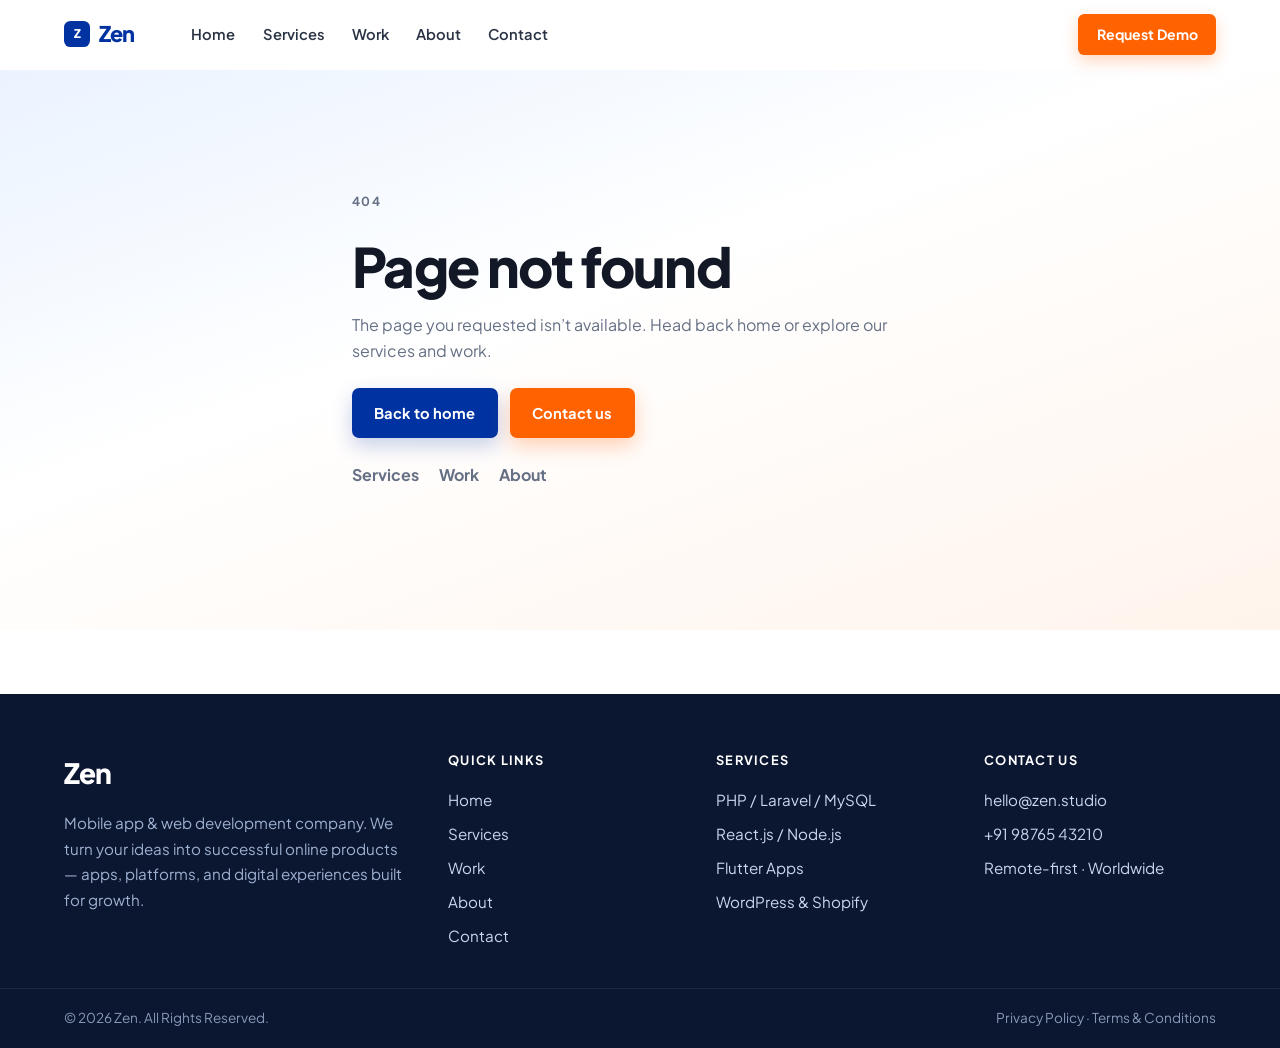
<file: index.html>
<!doctype html>
<html lang="en">
  <head>
    <meta charset="UTF-8" />
    <link rel="icon" type="image/svg+xml" href="/favicon.svg" />
    <link rel="manifest" href="/site.webmanifest" />
    <meta name="viewport" content="width=device-width, initial-scale=1.0" />
    <meta
      name="description"
      content="Zen is a mobile app and web development company specializing in PHP, Laravel, MySQL, Node.js, React.js, Flutter, WordPress, and Shopify."
    />
    <meta
      name="keywords"
      content="mobile app development, web development company, Laravel, React.js, Node.js, Flutter, WordPress, Shopify, PHP, MySQL"
    />
    <meta name="robots" content="index, follow, max-image-preview:large" />
    <meta name="theme-color" content="#0033a1" />
    <meta name="author" content="Zen" />
    <link rel="canonical" href="https://www.zen.studio/" />

    <meta property="og:type" content="website" />
    <meta property="og:site_name" content="Zen" />
    <meta property="og:title" content="Zen — Mobile App & Web Development Company" />
    <meta
      property="og:description"
      content="Turn your ideas into successful digital products with Zen — Laravel, React, Flutter, WordPress & Shopify experts."
    />
    <meta property="og:url" content="https://www.zen.studio/" />
    <meta property="og:image" content="https://www.zen.studio/og-image.svg" />
    <meta property="og:locale" content="en_US" />

    <meta name="twitter:card" content="summary_large_image" />
    <meta name="twitter:title" content="Zen — Mobile App & Web Development Company" />
    <meta
      name="twitter:description"
      content="Mobile app and web development with PHP, Laravel, MySQL, Node.js, React.js, Flutter, WordPress & Shopify."
    />
    <meta name="twitter:image" content="https://www.zen.studio/og-image.svg" />

    <link rel="preconnect" href="https://fonts.googleapis.com" />
    <link rel="preconnect" href="https://fonts.gstatic.com" crossorigin />
    <link
      href="https://fonts.googleapis.com/css2?family=Plus+Jakarta+Sans:ital,wght@0,400;0,500;0,600;0,700;0,800;1,400&display=swap"
      rel="stylesheet"
    />
    <title>Zen — Mobile App & Web Development Company | Laravel, React, Flutter</title>
    <script type="module" crossorigin src="/assets/index-B0Gu_CCr.js"></script>
    <link rel="stylesheet" crossorigin href="/assets/index-BUjfzvov.css">
  </head>
  <body>
    <div id="root"></div>
  </body>
</html>
</file>
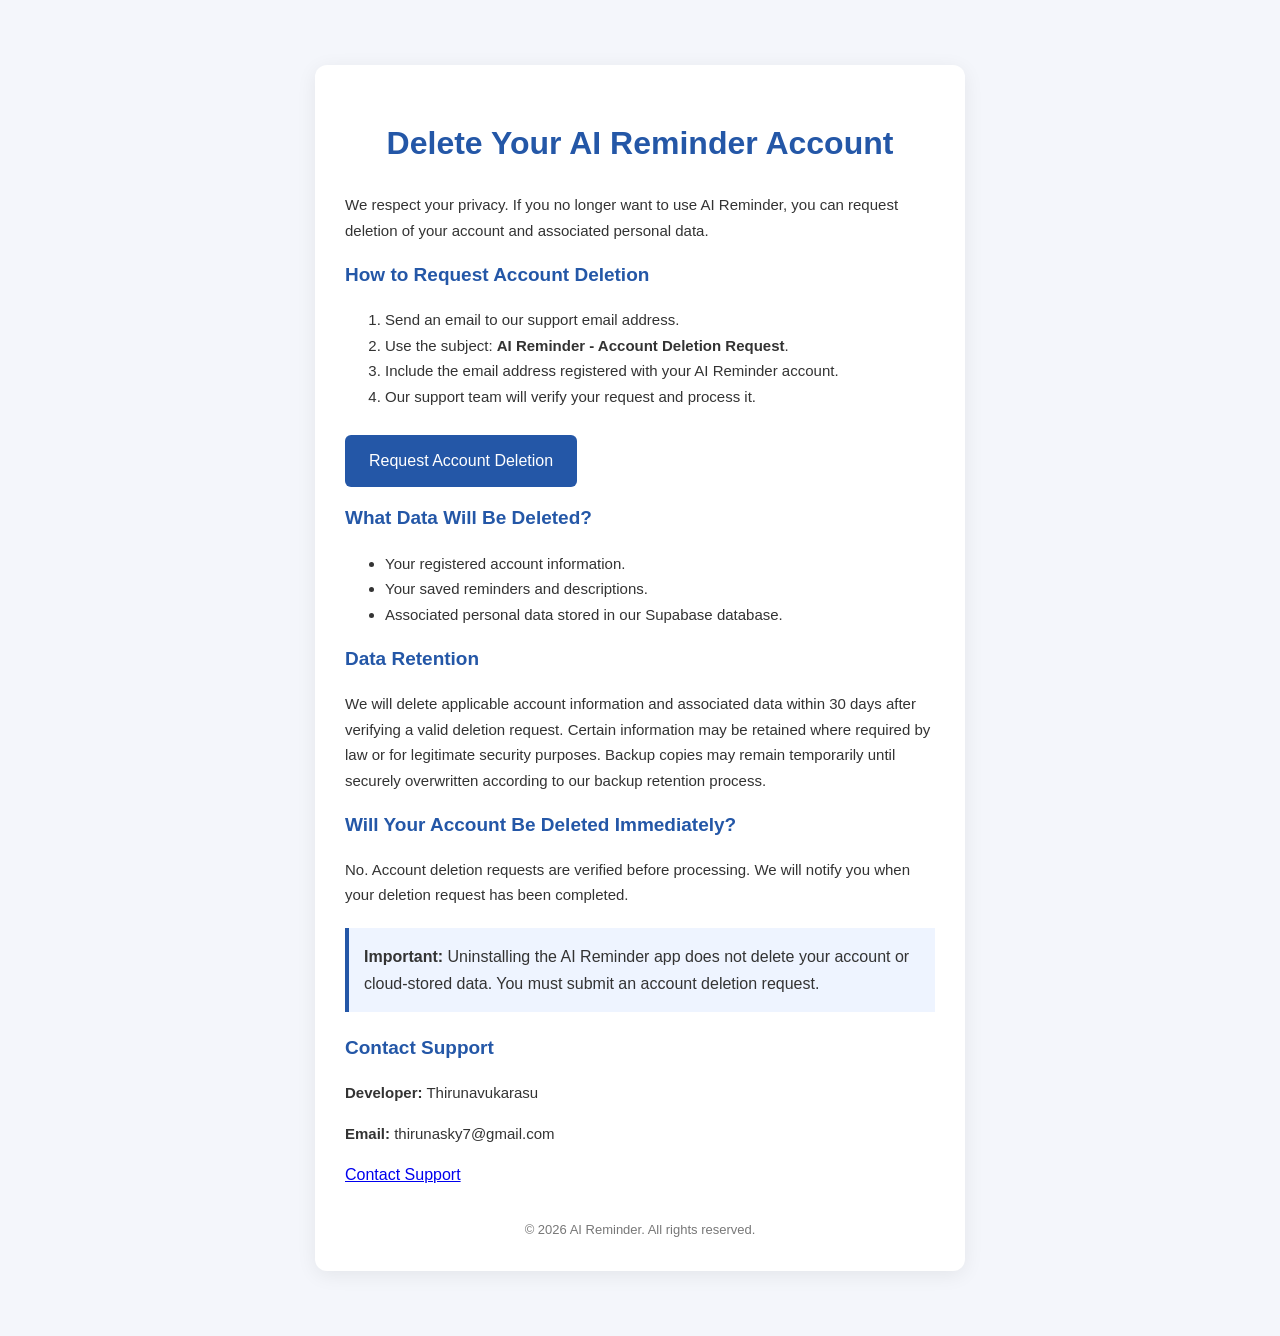
<file: delete-account.html>
<!DOCTYPE html>
<html lang="en">
<head>
<meta charset="UTF-8">
<meta name="viewport" content="width=device-width, initial-scale=1.0">
<title>Delete Account - AI Reminder</title>

<style>
* {
    box-sizing: border-box;
}
body {
    margin: 0;
    padding: 25px;
    font-family: Arial, sans-serif;
    background: #f4f6fb;
    color: #333;
    line-height: 1.7;
}
.container {
    max-width: 650px;
    margin: 40px auto;
    background: white;
    padding: 30px;
    border-radius: 12px;
    box-shadow: 0 4px 20px rgba(0,0,0,0.07);
}
h1 {
    color: #2457a7;
    text-align: center;
}
h2 {
    color: #2457a7;
    font-size: 19px;
}
p, li {
    font-size: 15px;
}
.email-button {
    display: inline-block;
    background: #2457a7;
    color: white;
    padding: 12px 24px;
    text-decoration: none;
    border-radius: 6px;
    margin-top: 10px;
}
.note {
    background: #eef4ff;
    padding: 15px;
    border-left: 4px solid #2457a7;
    margin: 20px 0;
}
footer {
    text-align: center;
    margin-top: 30px;
    font-size: 13px;
    color: #777;
}
</style>
</head>

<body>
<div class="container">

<h1>Delete Your AI Reminder Account</h1>

<p>
We respect your privacy. If you no longer want to use AI Reminder,
you can request deletion of your account and associated personal data.
</p>

<h2>How to Request Account Deletion</h2>

<ol>
<li>Send an email to our support email address.</li>
<li>Use the subject: <strong>AI Reminder - Account Deletion Request</strong>.</li>
<li>Include the email address registered with your AI Reminder account.</li>
<li>Our support team will verify your request and process it.</li>
</ol>

<a class="email-button"
href="mailto:thirunasky7@gmail.com?subject=AI%20Reminder%20-%20Account%20Deletion%20Request">
Request Account Deletion
</a>

<h2>What Data Will Be Deleted?</h2>

<ul>
<li>Your registered account information.</li>
<li>Your saved reminders and descriptions.</li>
<li>Associated personal data stored in our Supabase database.</li>
</ul>

<h2>Data Retention</h2>

<p>
We will delete applicable account information and associated data
within 30 days after verifying a valid deletion request.
Certain information may be retained where required by law or for
legitimate security purposes.
Backup copies may remain temporarily until securely overwritten
according to our backup retention process.
</p>

<h2>Will Your Account Be Deleted Immediately?</h2>

<p>
No. Account deletion requests are verified before processing.
We will notify you when your deletion request has been completed.
</p>

<div class="note">
<strong>Important:</strong> Uninstalling the AI Reminder app
does not delete your account or cloud-stored data.
You must submit an account deletion request.
</div>

<h2>Contact Support</h2>

<p><strong>Developer:</strong> Thirunavukarasu</p>
<p><strong>Email:</strong> thirunasky7@gmail.com</p>

<a href="mailto:thirunasky7@gmail.com">
Contact Support
</a>

<footer>
© 2026 AI Reminder. All rights reserved.
</footer>

</div>
</body>
</html>
</file>
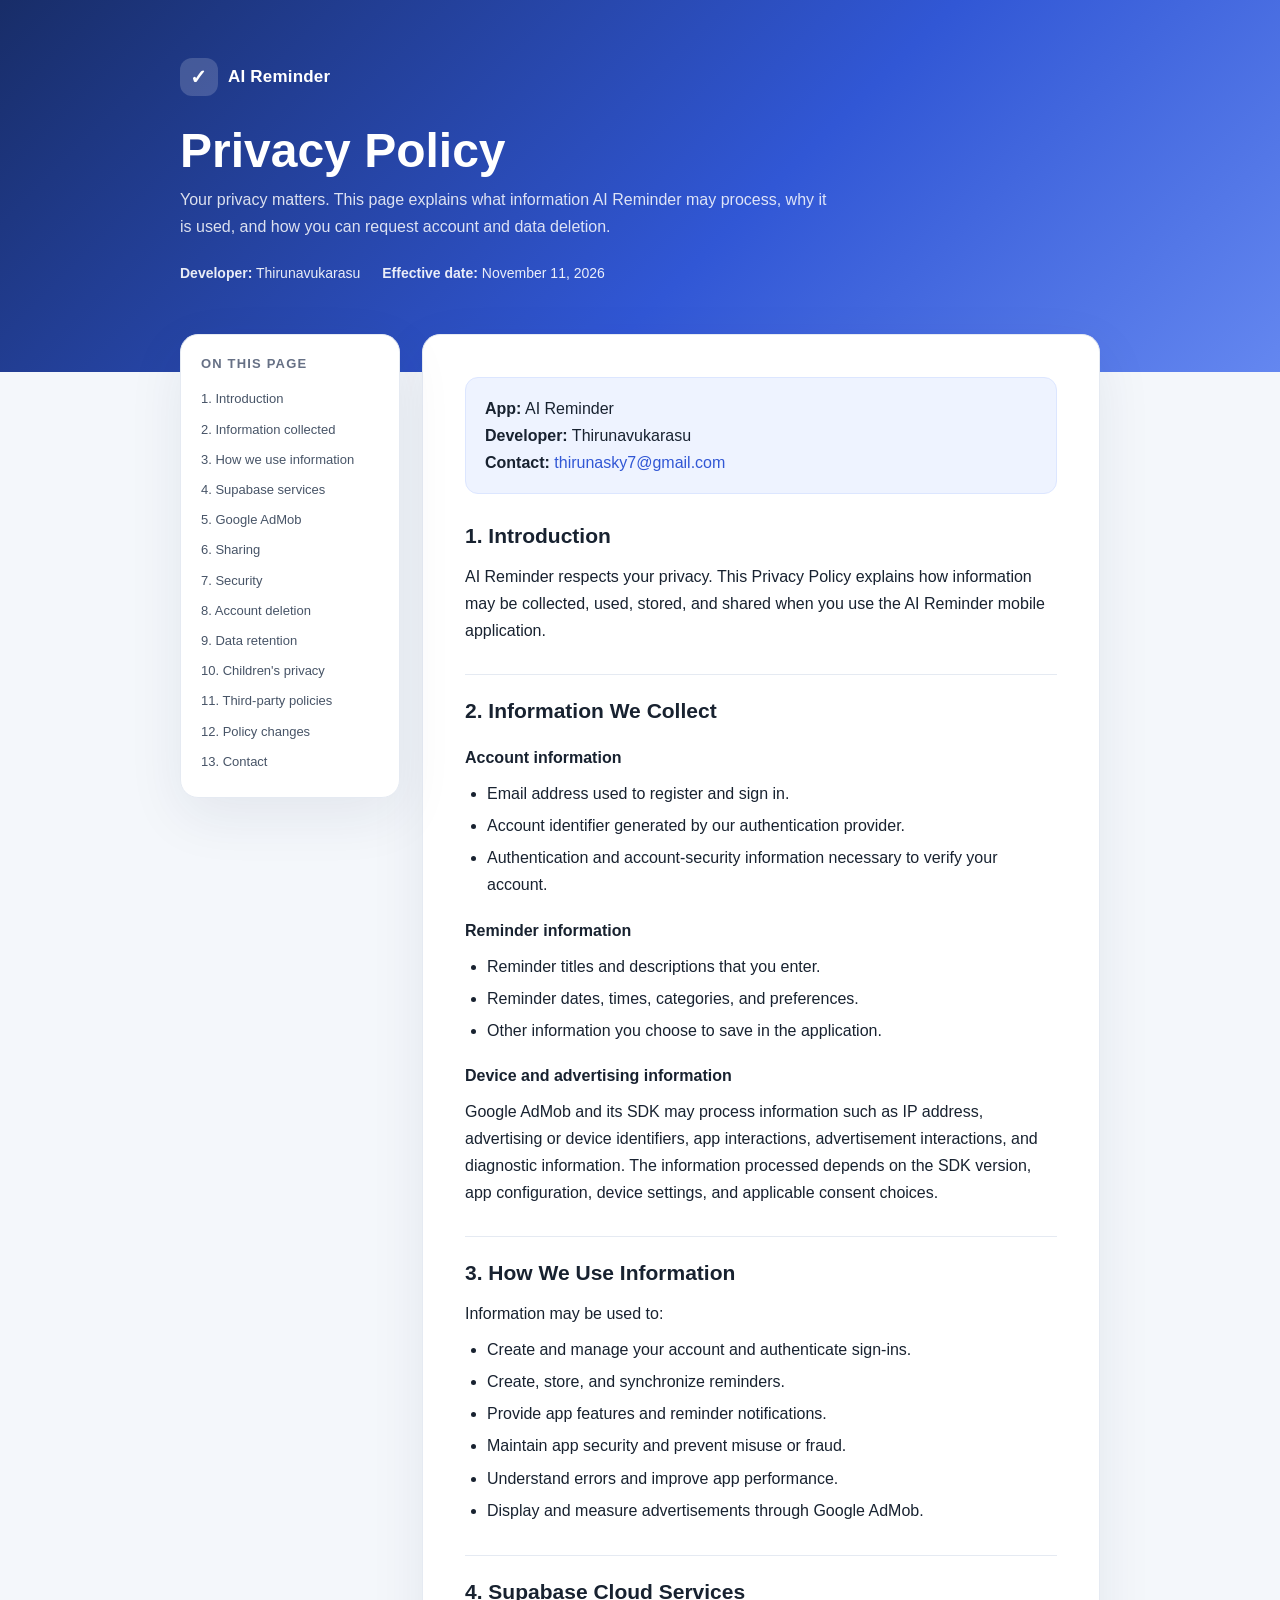
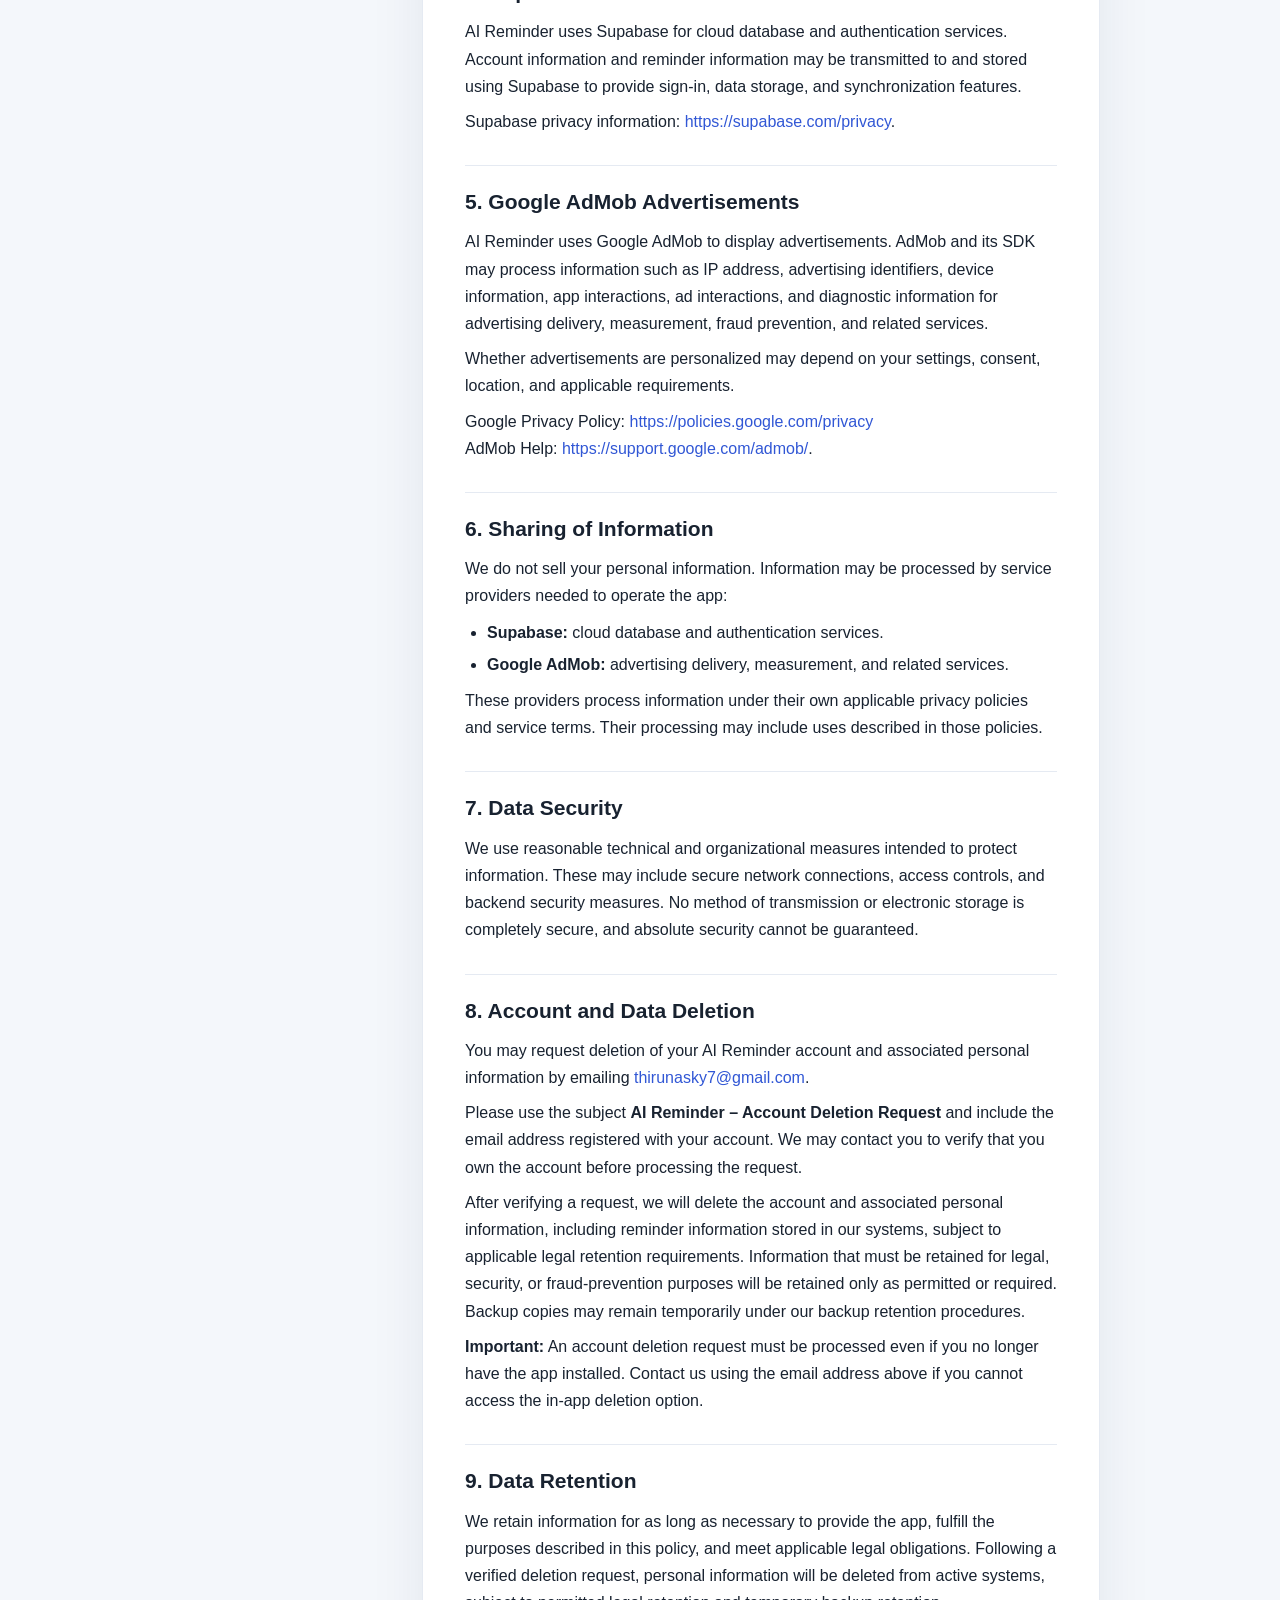
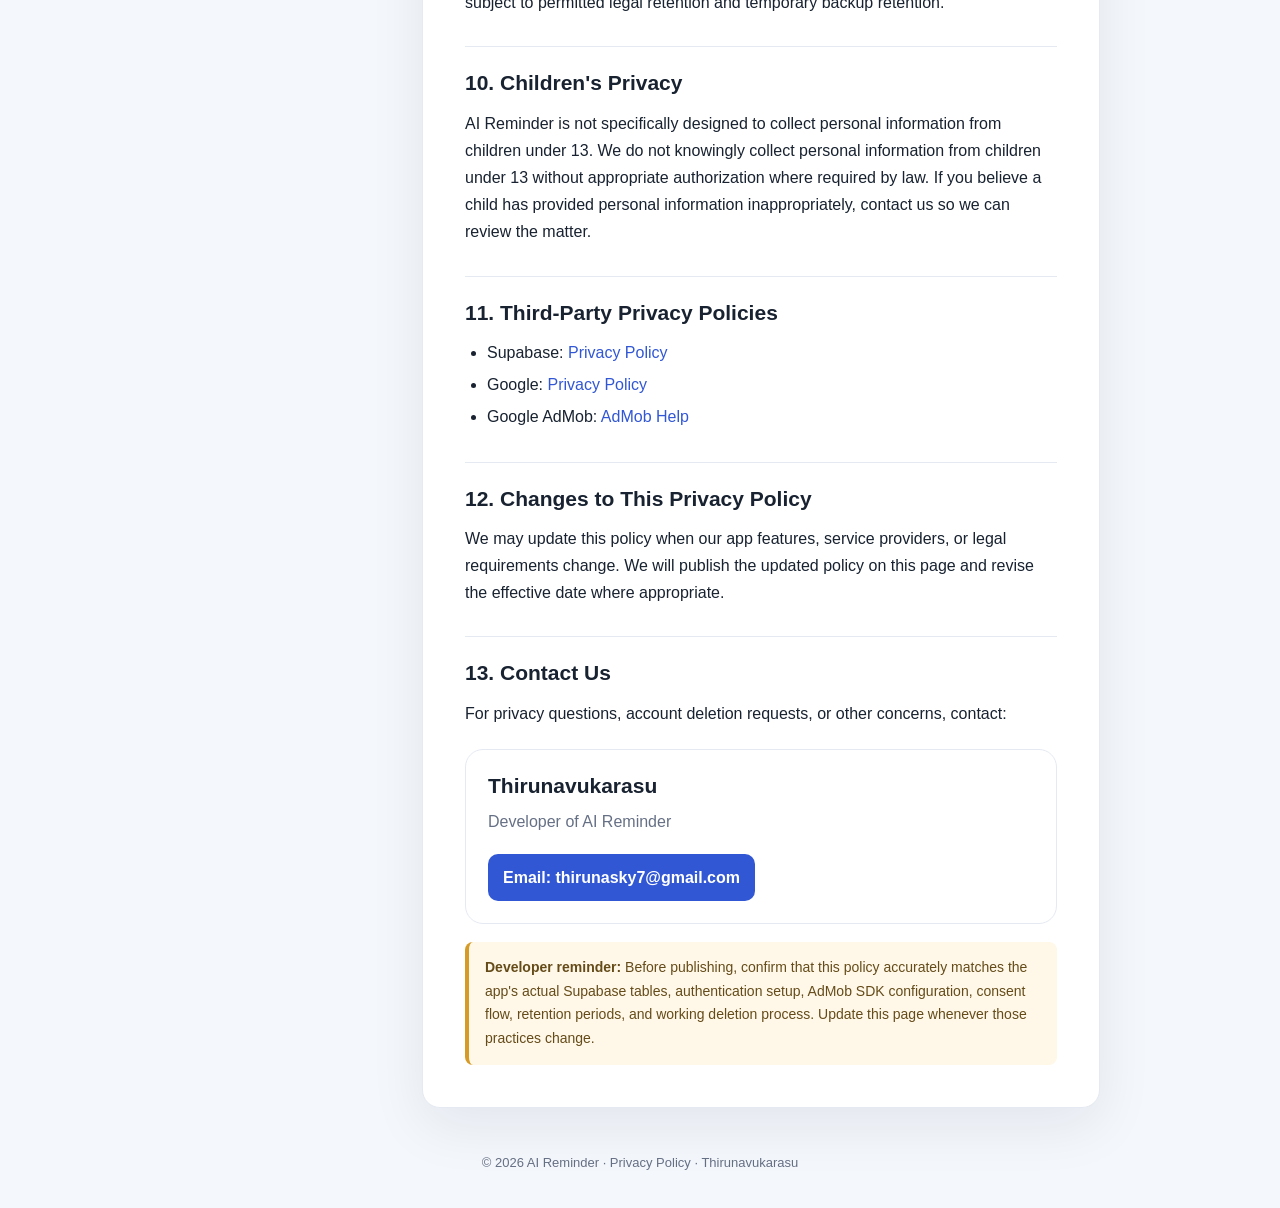
<file: privacy.html>
<!DOCTYPE html>
<html lang="en">
<head>
  <meta charset="UTF-8">
  <meta name="viewport" content="width=device-width, initial-scale=1.0">
  <meta name="description" content="Privacy Policy for AI Reminder by Thirunavukarasu. Learn how account, reminder, Supabase and advertising data are handled.">
  <title>Privacy Policy | AI Reminder</title>
  <style>
    :root {
      --bg: #f4f7fb;
      --surface: #ffffff;
      --text: #182230;
      --muted: #667085;
      --primary: #3157d5;
      --primary-dark: #2444ad;
      --border: #e5eaf2;
      --soft: #eef3ff;
      --shadow: 0 18px 55px rgba(26, 43, 79, .08);
    }
    * { box-sizing: border-box; }
    html { scroll-behavior: smooth; }
    body {
      margin: 0;
      background: var(--bg);
      color: var(--text);
      font-family: Inter, -apple-system, BlinkMacSystemFont, "Segoe UI", Roboto, Arial, sans-serif;
      line-height: 1.7;
    }
    a { color: var(--primary); text-decoration: none; }
    a:hover { text-decoration: underline; }
    .hero {
      background: linear-gradient(135deg, #182d68 0%, #3157d5 58%, #6487f0 100%);
      color: #fff;
      padding: 58px 20px 86px;
    }
    .hero-inner, main, footer { width: min(920px, calc(100% - 32px)); margin: 0 auto; }
    .brand {
      display: inline-flex; align-items: center; gap: 10px;
      font-weight: 750; letter-spacing: .2px; font-size: 17px;
    }
    .brand-mark {
      width: 38px; height: 38px; border-radius: 12px;
      display: grid; place-items: center; background: rgba(255,255,255,.17);
      font-size: 20px;
    }
    .hero h1 { margin: 28px 0 8px; font-size: clamp(32px, 5vw, 48px); line-height: 1.12; }
    .hero p { margin: 0; color: rgba(255,255,255,.84); max-width: 650px; }
    .meta { display: flex; flex-wrap: wrap; gap: 10px 22px; margin-top: 22px; color: rgba(255,255,255,.9); font-size: 14px; }
    main { margin-top: -38px; position: relative; padding-bottom: 44px; }
    .layout { display: grid; grid-template-columns: 220px minmax(0, 1fr); gap: 22px; align-items: start; }
    .toc, .content, .contact-card {
      background: var(--surface); border: 1px solid var(--border); border-radius: 18px; box-shadow: var(--shadow);
    }
    .toc { padding: 20px; position: sticky; top: 18px; }
    .toc h2 { font-size: 13px; text-transform: uppercase; letter-spacing: .09em; color: var(--muted); margin: 0 0 12px; }
    .toc a { display: block; padding: 6px 0; color: #475467; font-size: 13px; line-height: 1.4; }
    .content { padding: clamp(22px, 4vw, 42px); }
    .intro {
      padding: 17px 19px; border-radius: 13px; background: var(--soft);
      border: 1px solid #dce6ff; margin-bottom: 28px;
    }
    .intro p { margin: 0; }
    section { padding: 22px 0; border-bottom: 1px solid var(--border); scroll-margin-top: 20px; }
    section:first-of-type { padding-top: 0; }
    section:last-of-type { border-bottom: 0; padding-bottom: 0; }
    h2 { font-size: 21px; line-height: 1.35; margin: 0 0 12px; }
    h3 { font-size: 16px; margin: 18px 0 7px; }
    p { margin: 8px 0; }
    ul, ol { padding-left: 22px; margin: 9px 0; }
    li { margin: 5px 0; }
    .muted { color: var(--muted); }
    .contact-card { padding: 22px; margin-top: 22px; box-shadow: none; }
    .contact-card h2 { margin-bottom: 5px; }
    .email {
      display: inline-block; margin-top: 10px; padding: 10px 15px;
      background: var(--primary); color: #fff; border-radius: 10px; font-weight: 650;
    }
    .email:hover { background: var(--primary-dark); text-decoration: none; }
    .notice {
      margin-top: 18px; padding: 14px 16px; border-left: 4px solid #d69a27;
      background: #fff8e8; border-radius: 8px; color: #654b19; font-size: 14px;
    }
    footer { color: var(--muted); text-align: center; font-size: 13px; padding: 0 0 34px; }
    @media (max-width: 760px) {
      .hero { padding: 42px 0 70px; }
      .layout { grid-template-columns: 1fr; }
      .toc { position: static; }
      .toc nav { display: grid; grid-template-columns: 1fr 1fr; column-gap: 14px; }
      .content { padding: 23px 20px; }
    }
    @media (max-width: 420px) {
      .toc nav { grid-template-columns: 1fr; }
      .meta { display: block; }
      .meta span { display: block; margin-top: 5px; }
    }
  </style>
</head>
<body>
  <header class="hero">
    <div class="hero-inner">
      <div class="brand"><span class="brand-mark" aria-hidden="true">✓</span> AI Reminder</div>
      <h1>Privacy Policy</h1>
      <p>Your privacy matters. This page explains what information AI Reminder may process, why it is used, and how you can request account and data deletion.</p>
      <div class="meta">
        <span><strong>Developer:</strong> Thirunavukarasu</span>
        <span><strong>Effective date:</strong> November 11, 2026</span>
      </div>
    </div>
  </header>

  <main>
    <div class="layout">
      <aside class="toc" aria-label="Table of contents">
        <h2>On this page</h2>
        <nav>
          <a href="#introduction">1. Introduction</a>
          <a href="#information">2. Information collected</a>
          <a href="#use">3. How we use information</a>
          <a href="#supabase">4. Supabase services</a>
          <a href="#ads">5. Google AdMob</a>
          <a href="#sharing">6. Sharing</a>
          <a href="#security">7. Security</a>
          <a href="#deletion">8. Account deletion</a>
          <a href="#retention">9. Data retention</a>
          <a href="#children">10. Children's privacy</a>
          <a href="#third-party">11. Third-party policies</a>
          <a href="#changes">12. Policy changes</a>
          <a href="#contact">13. Contact</a>
        </nav>
      </aside>

      <article class="content">
        <div class="intro">
          <p><strong>App:</strong> AI Reminder<br>
          <strong>Developer:</strong> Thirunavukarasu<br>
          <strong>Contact:</strong> <a href="mailto:thirunasky7@gmail.com">thirunasky7@gmail.com</a></p>
        </div>

        <section id="introduction">
          <h2>1. Introduction</h2>
          <p>AI Reminder respects your privacy. This Privacy Policy explains how information may be collected, used, stored, and shared when you use the AI Reminder mobile application.</p>
        </section>

        <section id="information">
          <h2>2. Information We Collect</h2>
          <h3>Account information</h3>
          <ul>
            <li>Email address used to register and sign in.</li>
            <li>Account identifier generated by our authentication provider.</li>
            <li>Authentication and account-security information necessary to verify your account.</li>
          </ul>
          <h3>Reminder information</h3>
          <ul>
            <li>Reminder titles and descriptions that you enter.</li>
            <li>Reminder dates, times, categories, and preferences.</li>
            <li>Other information you choose to save in the application.</li>
          </ul>
          <h3>Device and advertising information</h3>
          <p>Google AdMob and its SDK may process information such as IP address, advertising or device identifiers, app interactions, advertisement interactions, and diagnostic information. The information processed depends on the SDK version, app configuration, device settings, and applicable consent choices.</p>
        </section>

        <section id="use">
          <h2>3. How We Use Information</h2>
          <p>Information may be used to:</p>
          <ul>
            <li>Create and manage your account and authenticate sign-ins.</li>
            <li>Create, store, and synchronize reminders.</li>
            <li>Provide app features and reminder notifications.</li>
            <li>Maintain app security and prevent misuse or fraud.</li>
            <li>Understand errors and improve app performance.</li>
            <li>Display and measure advertisements through Google AdMob.</li>
          </ul>
        </section>

        <section id="supabase">
          <h2>4. Supabase Cloud Services</h2>
          <p>AI Reminder uses Supabase for cloud database and authentication services. Account information and reminder information may be transmitted to and stored using Supabase to provide sign-in, data storage, and synchronization features.</p>
          <p>Supabase privacy information: <a href="https://supabase.com/privacy" target="_blank" rel="noopener noreferrer">https://supabase.com/privacy</a>.</p>
        </section>

        <section id="ads">
          <h2>5. Google AdMob Advertisements</h2>
          <p>AI Reminder uses Google AdMob to display advertisements. AdMob and its SDK may process information such as IP address, advertising identifiers, device information, app interactions, ad interactions, and diagnostic information for advertising delivery, measurement, fraud prevention, and related services.</p>
          <p>Whether advertisements are personalized may depend on your settings, consent, location, and applicable requirements.</p>
          <p>Google Privacy Policy: <a href="https://policies.google.com/privacy" target="_blank" rel="noopener noreferrer">https://policies.google.com/privacy</a><br>
          AdMob Help: <a href="https://support.google.com/admob/" target="_blank" rel="noopener noreferrer">https://support.google.com/admob/</a>.</p>
        </section>

        <section id="sharing">
          <h2>6. Sharing of Information</h2>
          <p>We do not sell your personal information. Information may be processed by service providers needed to operate the app:</p>
          <ul>
            <li><strong>Supabase:</strong> cloud database and authentication services.</li>
            <li><strong>Google AdMob:</strong> advertising delivery, measurement, and related services.</li>
          </ul>
          <p>These providers process information under their own applicable privacy policies and service terms. Their processing may include uses described in those policies.</p>
        </section>

        <section id="security">
          <h2>7. Data Security</h2>
          <p>We use reasonable technical and organizational measures intended to protect information. These may include secure network connections, access controls, and backend security measures. No method of transmission or electronic storage is completely secure, and absolute security cannot be guaranteed.</p>
        </section>

        <section id="deletion">
          <h2>8. Account and Data Deletion</h2>
          <p>You may request deletion of your AI Reminder account and associated personal information by emailing <a href="mailto:thirunasky7@gmail.com?subject=AI%20Reminder%20-%20Account%20Deletion%20Request">thirunasky7@gmail.com</a>.</p>
          <p>Please use the subject <strong>AI Reminder – Account Deletion Request</strong> and include the email address registered with your account. We may contact you to verify that you own the account before processing the request.</p>
          <p>After verifying a request, we will delete the account and associated personal information, including reminder information stored in our systems, subject to applicable legal retention requirements. Information that must be retained for legal, security, or fraud-prevention purposes will be retained only as permitted or required. Backup copies may remain temporarily under our backup retention procedures.</p>
          <p><strong>Important:</strong> An account deletion request must be processed even if you no longer have the app installed. Contact us using the email address above if you cannot access the in-app deletion option.</p>
        </section>

        <section id="retention">
          <h2>9. Data Retention</h2>
          <p>We retain information for as long as necessary to provide the app, fulfill the purposes described in this policy, and meet applicable legal obligations. Following a verified deletion request, personal information will be deleted from active systems, subject to permitted legal retention and temporary backup retention.</p>
        </section>

        <section id="children">
          <h2>10. Children's Privacy</h2>
          <p>AI Reminder is not specifically designed to collect personal information from children under 13. We do not knowingly collect personal information from children under 13 without appropriate authorization where required by law. If you believe a child has provided personal information inappropriately, contact us so we can review the matter.</p>
        </section>

        <section id="third-party">
          <h2>11. Third-Party Privacy Policies</h2>
          <ul>
            <li>Supabase: <a href="https://supabase.com/privacy" target="_blank" rel="noopener noreferrer">Privacy Policy</a></li>
            <li>Google: <a href="https://policies.google.com/privacy" target="_blank" rel="noopener noreferrer">Privacy Policy</a></li>
            <li>Google AdMob: <a href="https://support.google.com/admob/" target="_blank" rel="noopener noreferrer">AdMob Help</a></li>
          </ul>
        </section>

        <section id="changes">
          <h2>12. Changes to This Privacy Policy</h2>
          <p>We may update this policy when our app features, service providers, or legal requirements change. We will publish the updated policy on this page and revise the effective date where appropriate.</p>
        </section>

        <section id="contact">
          <h2>13. Contact Us</h2>
          <p>For privacy questions, account deletion requests, or other concerns, contact:</p>
          <div class="contact-card">
            <h2>Thirunavukarasu</h2>
            <p class="muted">Developer of AI Reminder</p>
            <a class="email" href="mailto:thirunasky7@gmail.com">Email: thirunasky7@gmail.com</a>
          </div>
        </section>

        <div class="notice">
          <strong>Developer reminder:</strong> Before publishing, confirm that this policy accurately matches the app's actual Supabase tables, authentication setup, AdMob SDK configuration, consent flow, retention periods, and working deletion process. Update this page whenever those practices change.
        </div>
      </article>
    </div>
  </main>

  <footer>
    © 2026 AI Reminder · Privacy Policy · Thirunavukarasu
  </footer>
</body>
</html>
</file>
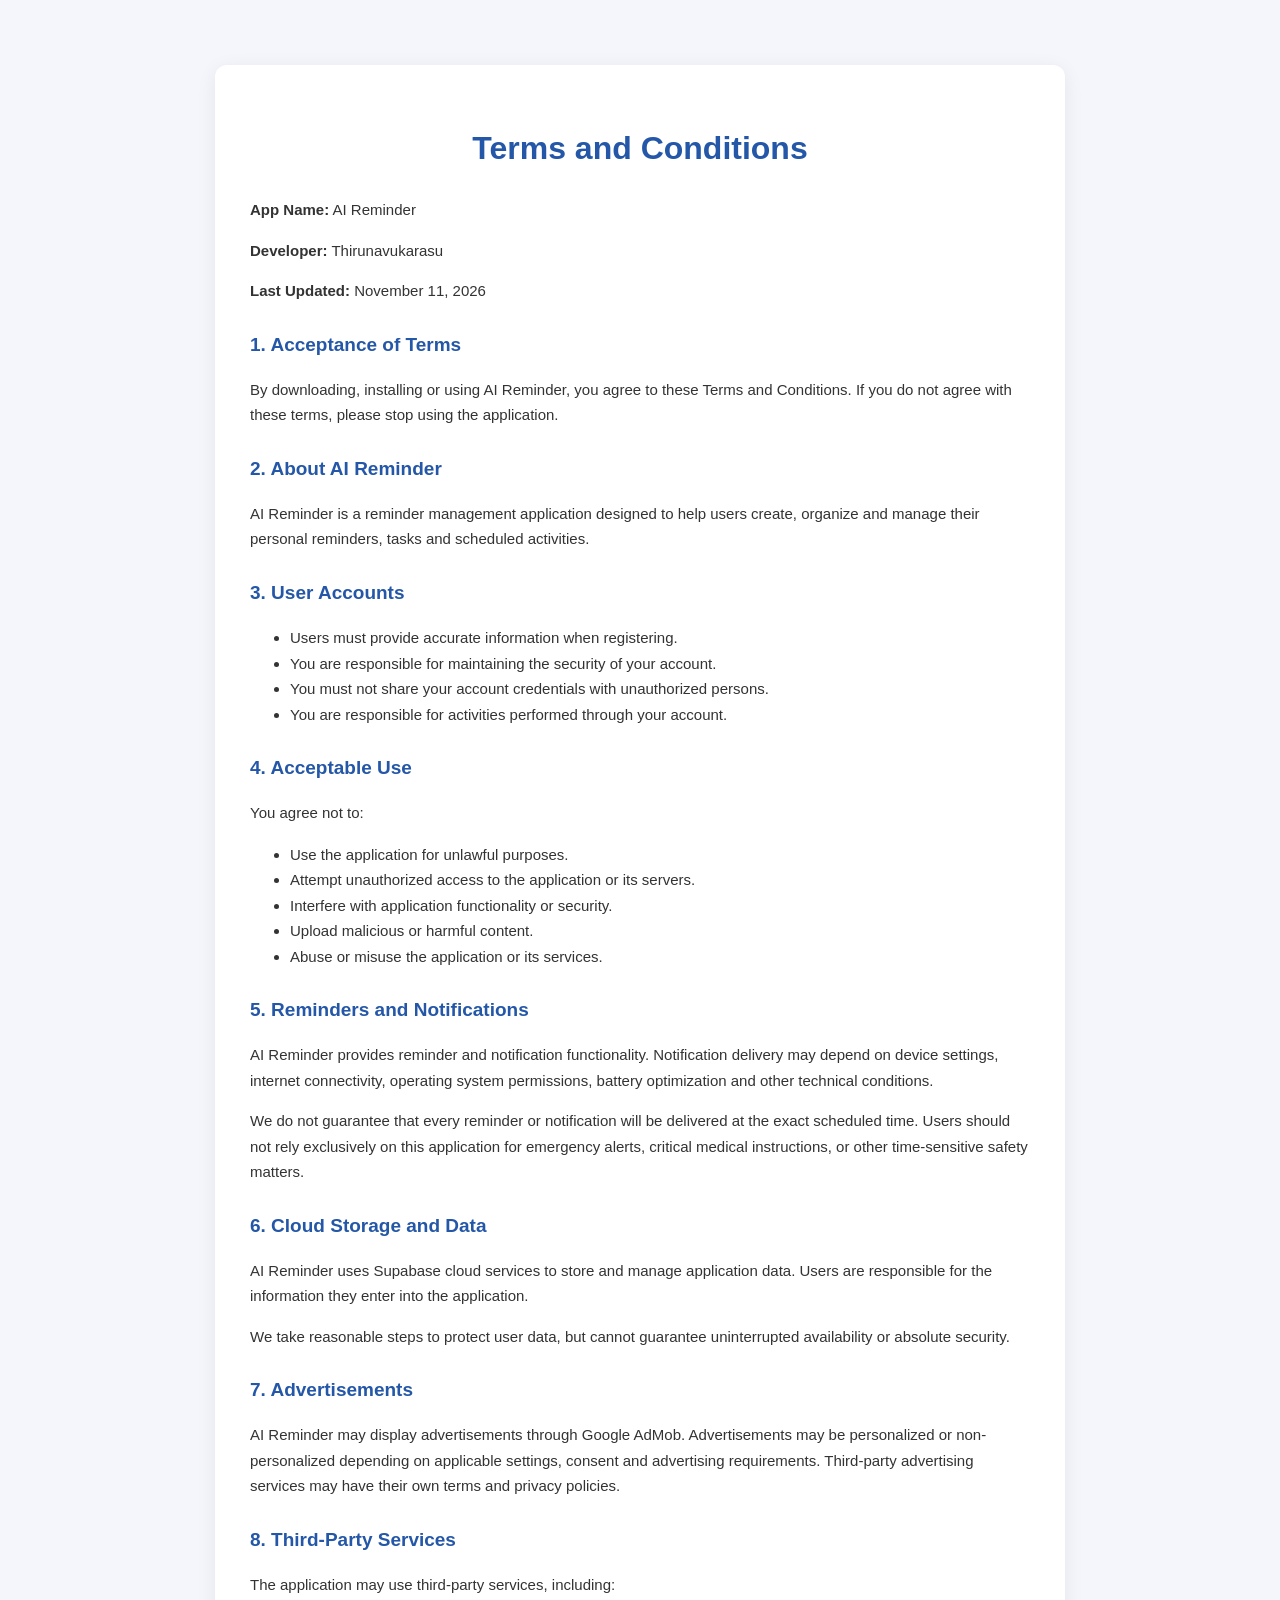
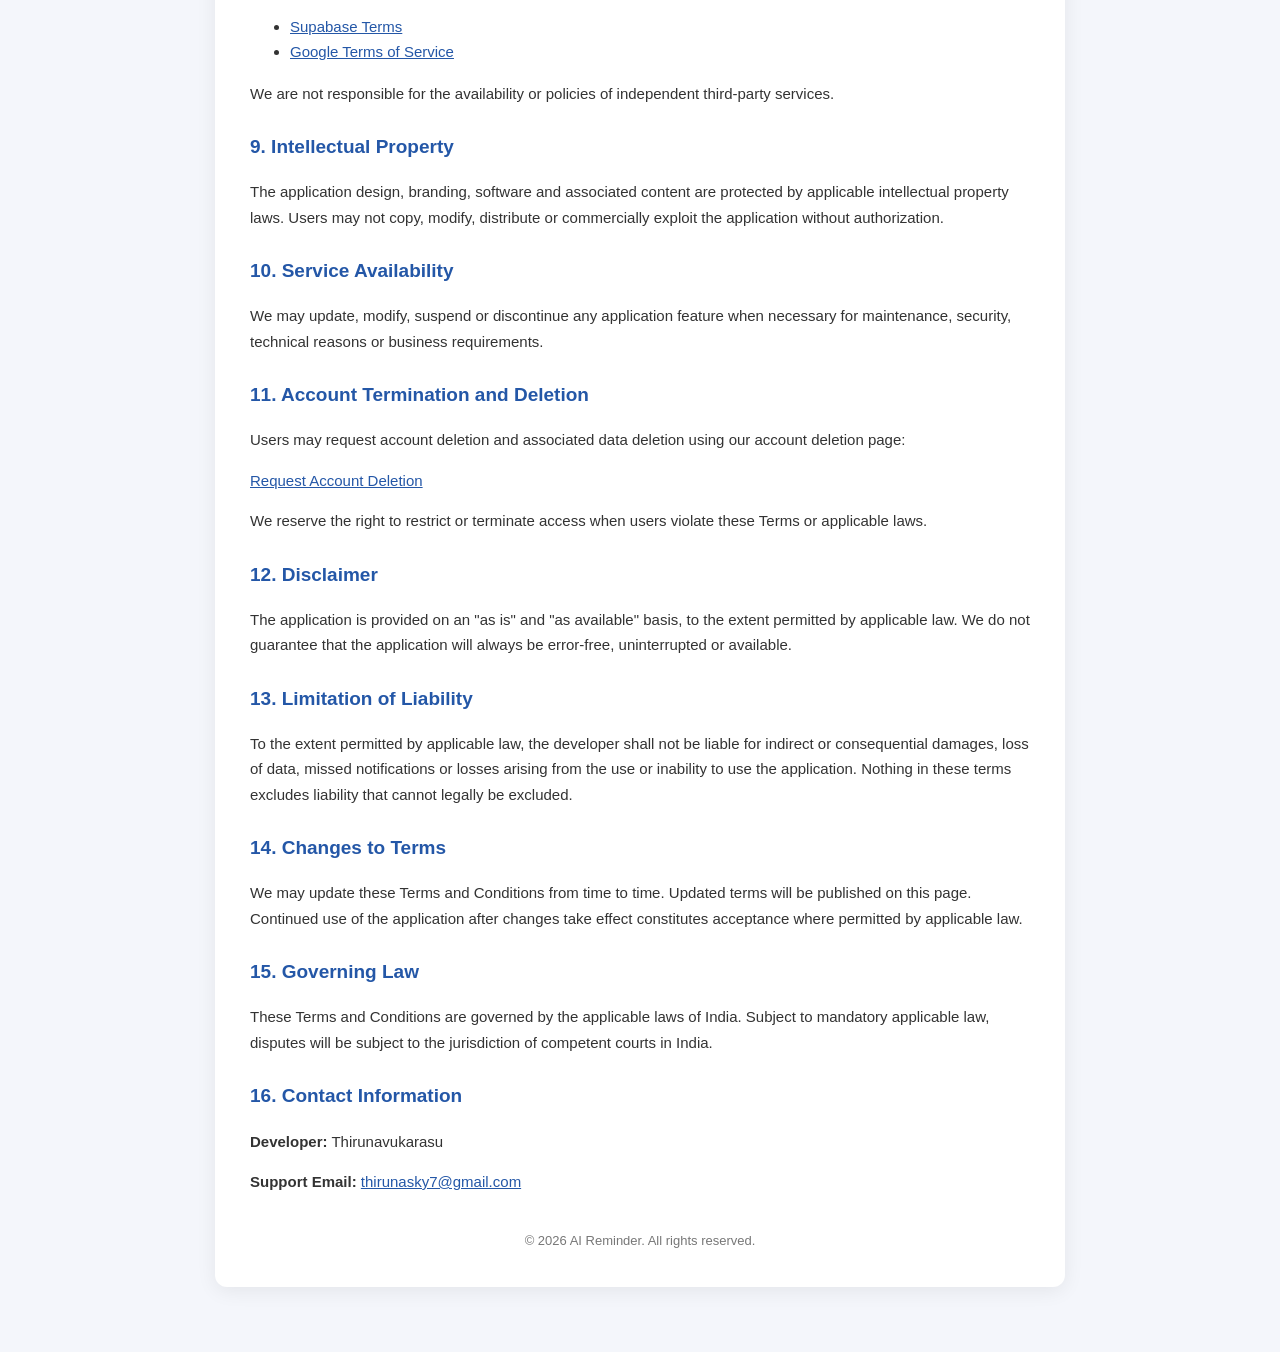
<file: terms-and-conditions.html>
<!DOCTYPE html>
<html lang="en">
<head>
<meta charset="UTF-8">
<meta name="viewport" content="width=device-width, initial-scale=1.0">
<title>Terms and Conditions - AI Reminder</title>

<style>
* {
    box-sizing: border-box;
}
body {
    margin: 0;
    padding: 25px;
    font-family: Arial, sans-serif;
    background: #f4f6fb;
    color: #333;
    line-height: 1.7;
}
.container {
    max-width: 850px;
    margin: 40px auto;
    background: #fff;
    padding: 35px;
    border-radius: 12px;
    box-shadow: 0 4px 20px rgba(0,0,0,.07);
}
h1, h2 {
    color: #2457a7;
}
h1 {
    text-align: center;
}
h2 {
    font-size: 19px;
    margin-top: 25px;
}
p, li {
    font-size: 15px;
}
footer {
    text-align: center;
    margin-top: 35px;
    color: #777;
    font-size: 13px;
}
a {
    color: #2457a7;
}
</style>
</head>

<body>
<div class="container">

<h1>Terms and Conditions</h1>

<p><strong>App Name:</strong> AI Reminder</p>
<p><strong>Developer:</strong> Thirunavukarasu</p>
<p><strong>Last Updated:</strong> November 11, 2026</p>

<h2>1. Acceptance of Terms</h2>
<p>
By downloading, installing or using AI Reminder, you agree to
these Terms and Conditions. If you do not agree with these terms,
please stop using the application.
</p>

<h2>2. About AI Reminder</h2>
<p>
AI Reminder is a reminder management application designed to help
users create, organize and manage their personal reminders,
tasks and scheduled activities.
</p>

<h2>3. User Accounts</h2>
<ul>
<li>Users must provide accurate information when registering.</li>
<li>You are responsible for maintaining the security of your account.</li>
<li>You must not share your account credentials with unauthorized persons.</li>
<li>You are responsible for activities performed through your account.</li>
</ul>

<h2>4. Acceptable Use</h2>
<p>You agree not to:</p>
<ul>
<li>Use the application for unlawful purposes.</li>
<li>Attempt unauthorized access to the application or its servers.</li>
<li>Interfere with application functionality or security.</li>
<li>Upload malicious or harmful content.</li>
<li>Abuse or misuse the application or its services.</li>
</ul>

<h2>5. Reminders and Notifications</h2>
<p>
AI Reminder provides reminder and notification functionality.
Notification delivery may depend on device settings, internet
connectivity, operating system permissions, battery optimization
and other technical conditions.
</p>
<p>
We do not guarantee that every reminder or notification will be
delivered at the exact scheduled time. Users should not rely
exclusively on this application for emergency alerts, critical
medical instructions, or other time-sensitive safety matters.
</p>

<h2>6. Cloud Storage and Data</h2>
<p>
AI Reminder uses Supabase cloud services to store and manage
application data. Users are responsible for the information
they enter into the application.
</p>
<p>
We take reasonable steps to protect user data, but cannot
guarantee uninterrupted availability or absolute security.
</p>

<h2>7. Advertisements</h2>
<p>
AI Reminder may display advertisements through Google AdMob.
Advertisements may be personalized or non-personalized depending
on applicable settings, consent and advertising requirements.
Third-party advertising services may have their own terms
and privacy policies.
</p>

<h2>8. Third-Party Services</h2>
<p>
The application may use third-party services, including:
</p>
<ul>
<li><a href="https://supabase.com/terms">Supabase Terms</a></li>
<li><a href="https://policies.google.com/terms">Google Terms of Service</a></li>
</ul>
<p>
We are not responsible for the availability or policies of
independent third-party services.
</p>

<h2>9. Intellectual Property</h2>
<p>
The application design, branding, software and associated
content are protected by applicable intellectual property laws.
Users may not copy, modify, distribute or commercially exploit
the application without authorization.
</p>

<h2>10. Service Availability</h2>
<p>
We may update, modify, suspend or discontinue any application
feature when necessary for maintenance, security, technical
reasons or business requirements.
</p>

<h2>11. Account Termination and Deletion</h2>
<p>
Users may request account deletion and associated data deletion
using our account deletion page:
</p>
<p>
<a href="delete-account.html">Request Account Deletion</a>
</p>
<p>
We reserve the right to restrict or terminate access when users
violate these Terms or applicable laws.
</p>

<h2>12. Disclaimer</h2>
<p>
The application is provided on an "as is" and "as available"
basis, to the extent permitted by applicable law.
We do not guarantee that the application will always be
error-free, uninterrupted or available.
</p>

<h2>13. Limitation of Liability</h2>
<p>
To the extent permitted by applicable law, the developer shall
not be liable for indirect or consequential damages, loss of data,
missed notifications or losses arising from the use or inability
to use the application.
Nothing in these terms excludes liability that cannot legally
be excluded.
</p>

<h2>14. Changes to Terms</h2>
<p>
We may update these Terms and Conditions from time to time.
Updated terms will be published on this page. Continued use of
the application after changes take effect constitutes acceptance
where permitted by applicable law.
</p>

<h2>15. Governing Law</h2>
<p>
These Terms and Conditions are governed by the applicable laws
of India. Subject to mandatory applicable law, disputes will
be subject to the jurisdiction of competent courts in India.
</p>

<h2>16. Contact Information</h2>
<p><strong>Developer:</strong> Thirunavukarasu</p>
<p><strong>Support Email:</strong>
<a href="mailto:thirunasky7@gmail.com">thirunasky7@gmail.com</a>
</p>

<footer>
© 2026 AI Reminder. All rights reserved.
</footer>

</div>
</body>
</html>
</file>
<file: assets/index-BUjfzvov.css>
:root{--blue:#0033a1;--blue-mid:#0052d6;--blue-bright:#0095f6;--blue-deep:#0040ac;--magenta:#e100d4;--orange:#ff6200;--orange-hot:#ff7a1a;--ink:#121826;--ink-soft:#2a3344;--muted:#667085;--line:#e6ebf2;--line-strong:#d0d7e3;--paper:#fff;--wash:#f4f7fc;--wash-blue:#eef4ff;--gradient-brand:linear-gradient(120.8deg, #022ef8 25.89%, #f802ee 70.62%);--gradient-cta:linear-gradient(135deg, #0095f6, #0080e4 45%, #0040ac);--gradient-hero:linear-gradient(160deg, #eaf3ff 0%, #fff 42%, #fff4ec 100%);--shadow-sm:0 4px 14px #1218260f;--shadow-md:0 12px 32px #0033a11a;--shadow-lg:0 24px 48px #0033a11f;--font:"Plus Jakarta Sans", system-ui, sans-serif;--ease-out:cubic-bezier(.22, 1, .36, 1);--nav-h:4.35rem;--max:72rem;--gutter:clamp(1.15rem, 4vw, 2rem);--radius:.85rem;--radius-lg:1.25rem}*,:before,:after{box-sizing:border-box;margin:0;padding:0}html{scroll-behavior:smooth}body{font-family:var(--font);background:var(--paper);color:var(--ink);-webkit-font-smoothing:antialiased;text-rendering:optimizelegibility;line-height:1.65;overflow-x:hidden}img,svg{max-width:100%;display:block}a{color:inherit;text-decoration:none}button,input,textarea,select{font:inherit;color:inherit}button{cursor:pointer;background:0 0;border:none}ul,ol{list-style:none}h1,h2,h3,h4{letter-spacing:-.03em;color:var(--ink);font-weight:800;line-height:1.15}#root{min-height:100vh}.container{width:min(100% - var(--gutter) * 2, var(--max));margin-inline:auto}::selection{background:var(--blue);color:#fff}.gradient-text{background:var(--gradient-brand);color:#0000;-webkit-background-clip:text;background-clip:text}.nav{z-index:100;height:var(--nav-h);transition:box-shadow .3s var(--ease-out), border-color .3s;-webkit-backdrop-filter:blur(12px);backdrop-filter:blur(12px);background:#ffffffeb;border-bottom:1px solid #0000;position:fixed;inset:0 0 auto}.nav--scrolled{box-shadow:var(--shadow-sm);border-bottom-color:var(--line)}.nav__inner{align-items:center;gap:1.25rem;height:100%;display:flex}.nav__brand{z-index:2;align-items:center;gap:.55rem;display:inline-flex}.nav__mark{background:var(--blue);border-radius:.4rem;width:1.65rem;height:1.65rem;position:relative}.nav__mark:after{content:"Z";color:#fff;place-items:center;font-size:.75rem;font-weight:800;display:grid;position:absolute;inset:0}.nav__word{letter-spacing:-.04em;color:var(--blue);font-size:1.35rem;font-weight:800}.nav__links{gap:.1rem;margin-left:1.5rem;display:none}.nav__link{color:var(--ink-soft);padding:.45rem .8rem;font-size:.92rem;font-weight:600;transition:color .2s}.nav__link:hover,.nav__link--active{color:var(--blue)}.nav__cta{background:var(--orange);color:#fff;border-radius:.4rem;margin-left:auto;padding:.55rem 1.15rem;font-size:.88rem;font-weight:700;transition:background .25s,transform .25s;display:none;box-shadow:0 6px 16px #ff620040}.nav__cta:hover{background:var(--orange-hot);transform:translateY(-1px)}.nav__toggle{z-index:2;place-content:center;gap:5px;width:2.5rem;height:2.5rem;margin-left:auto;display:grid}.nav__toggle span{background:var(--ink);width:1.3rem;height:2px;transition:transform .3s var(--ease-out), opacity .3s;display:block}.nav__toggle--open span:first-child{transform:translateY(3.5px)rotate(45deg)}.nav__toggle--open span:last-child{transform:translateY(-3.5px)rotate(-45deg)}.nav__drawer{padding:calc(var(--nav-h) + 1.5rem) var(--gutter) 2rem;background:#fff;flex-direction:column;gap:2rem;display:flex;position:fixed;inset:0}.nav__drawer-links{flex-direction:column;gap:.25rem;display:flex}.nav__drawer-link{letter-spacing:-.03em;color:var(--ink-soft);padding:.35rem 0;font-size:1.75rem;font-weight:800}.nav__drawer-link.is-active,.nav__drawer-link:hover{color:var(--blue)}@media (width>=900px){.nav__links{display:flex}.nav__cta{display:inline-flex}.nav__toggle,.nav__drawer{display:none}}.footer{color:#c9d6ed;background:#0b1630;margin-top:4rem}.footer__top{grid-template-columns:1fr;gap:2.25rem;padding:3.5rem 0 2.5rem;display:grid}.footer__logo{letter-spacing:-.04em;color:#fff;margin-bottom:.85rem;font-size:1.75rem;font-weight:800}.footer__tag{color:#9eb0d0;max-width:22rem;font-size:.95rem;line-height:1.7}.footer__label{text-transform:uppercase;letter-spacing:.1em;color:#fff;margin-bottom:1rem;font-size:.8rem;font-weight:700}.footer__list{flex-direction:column;gap:.55rem;font-size:.95rem;display:flex}.footer__list a:hover{color:#fff}.footer__bottom{border-top:1px solid #ffffff14}.footer__bottom-inner{color:#8799b8;flex-wrap:wrap;justify-content:space-between;gap:.75rem 1.5rem;padding:1.15rem 0;font-size:.85rem;display:flex}@media (width>=768px){.footer__top{grid-template-columns:1.5fr 1fr 1fr 1fr}}.shell{background:var(--paper);flex-direction:column;min-height:100vh;display:flex}.shell__main{padding-top:var(--nav-h);outline:none;flex:1}.skip-link{z-index:200;background:var(--blue);color:#fff;border-radius:.4rem;padding:.65rem 1rem;font-size:.9rem;font-weight:700;transition:top .2s;position:absolute;top:-100px;left:1rem}.skip-link:focus{top:1rem}.btn{transition:transform .25s var(--ease-out), background .25s, box-shadow .25s, color .25s, border-color .25s;white-space:nowrap;border-radius:.45rem;justify-content:center;align-items:center;gap:.45rem;padding:.8rem 1.4rem;font-size:.92rem;font-weight:700;display:inline-flex}.btn:hover{transform:translateY(-1px)}.btn--primary{background:var(--blue);color:#fff;box-shadow:0 8px 20px #0033a138}.btn--primary:hover{background:var(--blue-mid)}.btn--orange{background:var(--orange);color:#fff;box-shadow:0 8px 20px #ff620047}.btn--orange:hover{background:var(--orange-hot)}.btn--ghost{border:1.5px solid var(--line-strong);color:var(--ink);background:var(--paper)}.btn--ghost:hover{border-color:var(--blue);color:var(--blue)}.btn--white{color:var(--blue);background:#fff}.btn--white:hover{background:#f0f6ff}.eyebrow{letter-spacing:.12em;text-transform:uppercase;color:var(--blue);margin-bottom:.85rem;font-size:.78rem;font-weight:700;display:inline-block}.page-hero{background:var(--gradient-hero);border-bottom:1px solid var(--line);padding:clamp(3rem,7vw,5rem) 0 clamp(2rem,4vw,3rem);position:relative;overflow:hidden}.page-hero--compact{padding-bottom:1.5rem}.page-hero__wash{pointer-events:none;background:radial-gradient(circle,#0095f62e,#0000 70%);width:28rem;height:28rem;position:absolute;top:-8rem;right:-6rem}.page-hero h1{max-width:18ch;font-size:clamp(2.1rem,5vw,3.4rem)}.page-hero__sub{max-width:36rem;color:var(--muted);margin-top:1rem;font-size:1.05rem}.cta-band{margin:4rem 0 1rem}.cta-band__inner{border-radius:var(--radius-lg);background:var(--gradient-cta);color:#fff;box-shadow:var(--shadow-lg);padding:clamp(2.25rem,5vw,3.5rem);position:relative;overflow:hidden}.cta-band__inner:after{content:"";pointer-events:none;background:radial-gradient(circle,#ffffff2e,#0000 70%);width:18rem;height:18rem;position:absolute;bottom:-6rem;right:-4rem}.cta-band h2{color:#fff;max-width:18ch;margin-bottom:.85rem;font-size:clamp(1.7rem,3.5vw,2.4rem)}.cta-band p{color:#ffffffe0;max-width:34rem;margin-bottom:1.5rem}.cta-band__actions{z-index:1;flex-wrap:wrap;gap:.75rem;display:flex;position:relative}.section{padding:clamp(3.25rem,6vw,5rem) 0}.section--wash{background:var(--wash)}.section__head{max-width:42rem;margin-bottom:clamp(1.75rem,4vw,2.75rem)}.section__head h2{margin-bottom:.7rem;font-size:clamp(1.7rem,3.5vw,2.5rem)}.section__head p{color:var(--muted);font-size:1.05rem}.section__head--center{text-align:center;margin-inline:auto}.tech-banners{gap:1.15rem;display:grid}.tech-banner{border-radius:var(--radius-lg);box-shadow:var(--shadow-md);gap:1.5rem;min-height:12rem;padding:clamp(1.5rem,3.5vw,2.25rem);display:grid;position:relative;overflow:hidden}.tech-banner--blue{color:#fff;background:linear-gradient(125deg,#0033a1 0%,#0095f6 100%)}.tech-banner--dark{color:#fff;background:linear-gradient(135deg,#0b1630 0%,#1a2b55 55%,#0d2148 100%)}.tech-banner--orange{color:#fff;background:linear-gradient(125deg,#ff6200 0%,#ff944d 100%)}.tech-banner--gradient{color:#fff;background:linear-gradient(120deg,#022ef8 0%,#5b2bff 45%,#f802ee 100%)}.tech-banner__eyebrow{letter-spacing:.12em;text-transform:uppercase;opacity:.85;margin-bottom:.55rem;font-size:.75rem;font-weight:700}.tech-banner h3{color:#fff;margin-bottom:.65rem;font-size:clamp(1.35rem,2.8vw,1.85rem)}.tech-banner__copy>p:not(.tech-banner__eyebrow){opacity:.92;max-width:36rem;margin-bottom:1rem;font-size:.98rem}.tech-banner__chips{flex-wrap:wrap;gap:.4rem;margin-bottom:1.15rem;display:flex}.tech-banner__chips span{background:#ffffff29;border:1px solid #ffffff38;border-radius:.35rem;padding:.3rem .65rem;font-size:.78rem;font-weight:700}.tech-banner__cta{color:#fff;border-bottom:2px solid #ffffff73;padding-bottom:.15rem;font-size:.95rem;font-weight:800;transition:border-color .2s,opacity .2s;display:inline-flex}.tech-banner__cta:hover{opacity:.9;border-color:#fff}.tech-banner__art{flex-wrap:wrap;justify-content:flex-end;align-items:center;gap:.65rem;display:none}.tech-banner__pill{-webkit-backdrop-filter:blur(6px);backdrop-filter:blur(6px);background:#ffffff24;border:1px solid #ffffff38;border-radius:999px;padding:.85rem 1.15rem;font-size:.95rem;font-weight:800;box-shadow:0 10px 24px #0000001f}.tech-banner__pill:nth-child(2){transform:translateY(12px)}.tech-banner__pill:nth-child(3){transform:translateY(-8px)}.tech-grid{grid-template-columns:repeat(2,1fr);gap:.85rem;display:grid}.tech-tile{border:1px solid var(--line);border-radius:var(--radius);box-shadow:var(--shadow-sm);transition:transform .25s var(--ease-out), box-shadow .25s;background:#fff;align-items:center;gap:.85rem;padding:1rem 1.05rem;display:flex}.tech-tile:hover{box-shadow:var(--shadow-md);transform:translateY(-3px)}.tech-tile__badge{color:#fff;letter-spacing:.02em;text-shadow:0 1px 2px #00000040;border-radius:.65rem;flex-shrink:0;place-items:center;width:2.6rem;height:2.6rem;font-size:.72rem;font-weight:800;display:grid;box-shadow:inset 0 0 0 1px #ffffff26}.tech-tile[data-dark=true] .tech-tile__badge,.tech-tile__badge.is-dark{box-shadow:inset 0 0 0 1px #fff3}.tech-tile strong{color:var(--ink);letter-spacing:-.02em;font-size:.98rem;font-weight:800;display:block}.tech-tile span:last-child{color:var(--muted);margin-top:.1rem;font-size:.78rem;font-weight:600;display:block}.tech-marquee{border-block:1px solid var(--line);background:#fff;padding:.85rem 0;overflow:hidden}.tech-marquee__track{gap:2.5rem;width:max-content;animation:28s linear infinite marquee;display:flex}.tech-marquee__track span{color:var(--muted);letter-spacing:-.02em;white-space:nowrap;font-size:.95rem;font-weight:800}.tech-marquee__track span:before{content:"◆";color:var(--orange);vertical-align:middle;margin-right:2.5rem;font-size:.55rem}@keyframes marquee{0%{transform:translate(0)}to{transform:translate(-50%)}}@media (width>=768px){.tech-banner{grid-template-columns:1.4fr .8fr;align-items:center}.tech-banner__art{display:flex}.tech-grid{grid-template-columns:repeat(4,1fr)}}@media (width>=1100px){.tech-grid{grid-template-columns:repeat(6,1fr)}}.hero{background:var(--gradient-hero);border-bottom:1px solid var(--line);padding:clamp(2.5rem,6vw,4.5rem) 0 clamp(2rem,5vw,3.5rem);position:relative;overflow:hidden}.hero__grid{align-items:center;gap:2.5rem;display:grid}.hero__brand-label{letter-spacing:-.05em;color:var(--blue);margin-bottom:.85rem;font-size:clamp(2.5rem,8vw,4.5rem);font-weight:800;line-height:1}.hero h1{max-width:18ch;margin-bottom:1.1rem;font-size:clamp(1.7rem,3.8vw,2.85rem)}.hero__rotate{vertical-align:bottom;min-height:1.15em;display:inline-grid}.hero__rotate>span{display:inline-block}.hero__lead{max-width:34rem;color:var(--muted);margin-bottom:1.6rem;font-size:1.08rem}.hero__actions{flex-wrap:wrap;gap:.75rem;display:flex}.hero__visual{place-items:center;min-height:18rem;display:grid;position:relative}.hero__blob{aspect-ratio:1;filter:blur(4px);background:radial-gradient(circle,#0095f647,#f802ee14,#0000 70%);border-radius:50%;width:min(90%,22rem);position:absolute}.mock{border:1px solid var(--line);box-shadow:var(--shadow-lg);background:#fff;position:relative}.mock--browser{z-index:1;border-radius:.75rem;width:min(100%,26rem);overflow:hidden}.mock__chrome{border-bottom:1px solid var(--line);background:#f3f6fb;gap:.35rem;padding:.65rem .85rem;display:flex}.mock__chrome span{background:#d0d7e3;border-radius:50%;width:.5rem;height:.5rem}.mock__chrome span:first-child{background:#ff6b6b}.mock__chrome span:nth-child(2){background:#ffc14d}.mock__chrome span:nth-child(3){background:#3dd68c}.mock__body{grid-template-columns:.28fr 1fr;min-height:11rem;display:grid}.mock__sidebar{background:var(--wash-blue);border-right:1px solid var(--line)}.mock__main{flex-direction:column;gap:.65rem;padding:.85rem;display:flex}.mock__banner{opacity:.9;background:linear-gradient(120deg,#0095f6,#0040ac 55%,#e100d4);border-radius:.5rem;flex:1}.mock__row{grid-template-columns:repeat(3,1fr);gap:.4rem;display:grid}.mock__row span{background:var(--wash);border:1px solid var(--line);border-radius:.35rem;height:1.8rem}.mock--phone{aspect-ratio:9/16;z-index:2;background:#0b1630;border:none;border-radius:1.1rem;width:7.5rem;padding:.45rem;position:absolute;bottom:-6%;right:4%;transform:rotate(6deg)}.mock__phone-ui{color:#fff;background:linear-gradient(165deg,#14284f,#0b1630);border-radius:.85rem;flex-direction:column;gap:.35rem;height:100%;padding:.85rem .65rem;display:flex}.mock__phone-ui strong{opacity:.75;font-size:.65rem;font-weight:600}.mock__phone-ui em{font-size:1.15rem;font-style:normal;font-weight:800}.mock__bars{align-items:flex-end;gap:.25rem;height:3rem;margin-top:auto;display:flex}.mock__bars i{background:linear-gradient(#ff6200,#0000);border-radius:2px 2px 0 0;flex:1}.mock__bars i:first-child{height:40%}.mock__bars i:nth-child(2){height:65%}.mock__bars i:nth-child(3){height:50%}.mock__bars i:nth-child(4){height:85%}.trust{border-bottom:1px solid var(--line);padding:1.75rem 0}.trust__label{text-align:center;letter-spacing:.08em;text-transform:uppercase;color:var(--muted);margin-bottom:1.1rem;font-size:.85rem;font-weight:700}.trust__logos{flex-wrap:wrap;justify-content:center;gap:.75rem 1.75rem;display:flex}.trust__logos span{color:#9aa6ba;letter-spacing:-.02em;font-size:1.05rem;font-weight:800}.service-cards{gap:1.25rem;display:grid}.service-card{border:1px solid var(--line);border-radius:var(--radius-lg);box-shadow:var(--shadow-sm);transition:transform .3s var(--ease-out), box-shadow .3s;background:#fff;padding:1.75rem 1.5rem}.service-card:hover{box-shadow:var(--shadow-md);transform:translateY(-4px)}.service-card__icon{color:#fff;border-radius:.7rem;place-items:center;width:3rem;height:3rem;margin-bottom:1.15rem;font-size:.85rem;font-weight:800;display:grid}.service-card__icon--0{background:var(--gradient-cta)}.service-card__icon--1{background:linear-gradient(135deg,#ff6200,#ff944d)}.service-card__icon--2{background:linear-gradient(135deg,#022ef8,#f802ee)}.service-card h3{margin-bottom:.65rem;font-size:1.25rem}.service-card p{color:var(--muted);margin-bottom:1.1rem;font-size:.98rem}.service-card__link{color:var(--blue);font-size:.92rem;font-weight:700}.service-card__link:hover{color:var(--orange)}.consult{margin:.5rem 0;padding:0}.consult__inner{border-radius:var(--radius-lg);color:#fff;box-shadow:var(--shadow-md);background:#0b1630;flex-wrap:wrap;justify-content:space-between;align-items:center;gap:1.25rem;padding:clamp(1.75rem,4vw,2.5rem);display:flex}.consult h2{color:#fff;max-width:22ch;margin-bottom:.4rem;font-size:clamp(1.35rem,2.8vw,1.85rem)}.consult p{color:#9eb0d0}.stats-grid{grid-template-columns:repeat(2,1fr);gap:1rem;display:grid}.stat{text-align:center;border:1px solid var(--line);border-radius:var(--radius);background:#fff;padding:1.35rem .75rem}.stat strong{color:var(--blue);letter-spacing:-.03em;margin-bottom:.25rem;font-size:clamp(1.6rem,3vw,2.1rem);font-weight:800;display:block}.stat span{color:var(--muted);font-size:.88rem;font-weight:600}.cases{gap:1.5rem;display:grid}.case{border:1px solid var(--line);border-radius:var(--radius-lg);box-shadow:var(--shadow-sm);background:#fff;overflow:hidden}.case__media{aspect-ratio:16/10;place-items:center;padding:1rem;display:grid}.case__media span{color:#fff;text-align:center;font-size:clamp(1.4rem,3vw,1.85rem);font-weight:800}.case__body{padding:1.25rem 1.35rem 1.5rem}.case__meta{letter-spacing:.06em;text-transform:uppercase;color:var(--blue);margin-bottom:.4rem;font-size:.75rem;font-weight:700}.case__body h3{margin-bottom:.45rem;font-size:1.2rem}.case__body p:last-child{color:var(--muted);font-size:.95rem}.cases__more{text-align:center;margin-top:1.75rem}@media (width>=768px){.service-cards,.stats-grid{grid-template-columns:repeat(3,1fr)}.cases{grid-template-columns:1fr 1fr}}@media (width>=960px){.hero__grid{min-height:calc(88svh - var(--nav-h));grid-template-columns:1.05fr .95fr;gap:2rem}.stats-grid{grid-template-columns:repeat(6,1fr)}.stat{background:0 0;border:none;padding:.5rem}}.service-block{border-bottom:1px solid var(--line);gap:1rem;padding:clamp(1.75rem,4vw,2.5rem) 0;display:grid}.service-block:first-child{border-top:1px solid var(--line)}.service-block__index{color:var(--blue);letter-spacing:.06em;font-size:.95rem;font-weight:800}.service-block__body h2{margin-bottom:.7rem;font-size:clamp(1.5rem,3vw,2rem)}.service-block__summary{color:var(--muted);max-width:40rem;margin-bottom:1.25rem}.service-block ul{gap:.55rem;display:grid}.service-block li{color:var(--ink-soft);padding-left:1.15rem;position:relative}.service-block li:before{content:"";background:var(--orange);border-radius:50%;width:.4rem;height:.4rem;position:absolute;top:.55em;left:0}.process__steps{gap:1rem;display:grid}.process__steps li{border:1px solid var(--line);border-radius:var(--radius);box-shadow:var(--shadow-sm);background:#fff;padding:1.35rem}.process__steps span{color:var(--blue);letter-spacing:.08em;margin-bottom:.55rem;font-size:.78rem;font-weight:800;display:block}.process__steps h3{margin-bottom:.4rem;font-size:1.2rem}.process__steps p{color:var(--muted);font-size:.95rem}@media (width>=768px){.service-block{grid-template-columns:4.5rem 1fr;gap:1.5rem}.service-block ul{grid-template-columns:1fr 1fr;max-width:40rem}.process__steps{grid-template-columns:repeat(4,1fr)}}.work-grid{gap:1.75rem;display:grid}.project__visual{aspect-ratio:16/11;border-radius:var(--radius-lg);border:1px solid var(--line);box-shadow:var(--shadow-sm);place-items:center;margin-bottom:1rem;display:grid;position:relative;overflow:hidden}.project__glyph{letter-spacing:-.05em;opacity:.95;font-size:clamp(3rem,8vw,4.5rem);font-weight:800}.project__tags{flex-wrap:wrap;gap:.35rem;display:flex;position:absolute;bottom:.85rem;left:.85rem}.project__tags span{border:1px solid var(--line);color:var(--ink-soft);background:#ffffffeb;border-radius:.35rem;padding:.28rem .55rem;font-size:.72rem;font-weight:600}.project__meta{letter-spacing:.08em;text-transform:uppercase;color:var(--blue);margin-bottom:.4rem;font-size:.75rem;font-weight:700}.project__body h2{margin-bottom:.45rem;font-size:clamp(1.3rem,2.4vw,1.65rem)}.project__body p:last-child{color:var(--muted)}@media (width>=768px){.work-grid{grid-template-columns:1fr 1fr;gap:2rem 1.5rem}.project:nth-child(3n+1){grid-column:span 2}.project:nth-child(3n+1) .project__visual{aspect-ratio:21/9}}.about-story__grid{gap:1.5rem;display:grid}.about-story h2{font-size:clamp(1.7rem,3.5vw,2.4rem)}.about-story__copy{color:var(--muted);flex-direction:column;gap:1rem;max-width:38rem;font-size:1.05rem;display:flex}.values-grid{gap:1rem;display:grid}.values-grid article{border:1px solid var(--line);border-radius:var(--radius);box-shadow:var(--shadow-sm);background:#fff;padding:1.5rem}.values-grid h3{margin-bottom:.55rem;font-size:1.2rem}.values-grid p{color:var(--muted)}.team-grid{gap:1.15rem;display:grid}.team-card{border:1px solid var(--line);border-radius:var(--radius);box-shadow:var(--shadow-sm);background:#fff;padding:1.35rem}.team-card__avatar{color:#fff;background:var(--gradient-cta);border-radius:50%;place-items:center;width:3rem;height:3rem;margin-bottom:1rem;font-size:.85rem;font-weight:800;display:grid}.team-card h3{margin-bottom:.2rem;font-size:1.15rem}.team-card__role{color:var(--blue);margin-bottom:.65rem;font-size:.88rem;font-weight:700}.team-card p:last-child{color:var(--muted);font-size:.95rem}@media (width>=768px){.about-story__grid{grid-template-columns:1fr 1fr}.values-grid{grid-template-columns:repeat(3,1fr)}.team-grid{grid-template-columns:repeat(2,1fr)}}@media (width>=1024px){.team-grid{grid-template-columns:repeat(4,1fr)}}.contact-layout{gap:2rem;display:grid}.contact-aside{flex-direction:column;gap:1.5rem;display:flex}.contact-aside__label{letter-spacing:.12em;text-transform:uppercase;color:var(--blue);margin-bottom:.4rem;font-size:.75rem;font-weight:700}.contact-aside a{color:var(--ink);font-size:1.2rem;font-weight:700;transition:color .2s}.contact-aside a:hover{color:var(--orange)}.contact-aside p{color:var(--muted);max-width:22rem}.contact-aside__note{border-left:3px solid var(--orange);color:var(--ink-soft);background:#fff4ec;border-radius:0 .5rem .5rem 0;padding:1rem 1.1rem;font-size:.95rem}.contact-form{border:1px solid var(--line);border-radius:var(--radius-lg);box-shadow:var(--shadow-md);background:#fff;flex-direction:column;gap:1rem;padding:clamp(1.35rem,3vw,2rem);display:flex}.contact-form__row{gap:1rem;display:grid}.contact-form label{color:var(--ink-soft);flex-direction:column;gap:.4rem;font-size:.85rem;font-weight:700;display:flex}.contact-form input,.contact-form textarea,.contact-form select{border:1px solid var(--line-strong);background:var(--wash);width:100%;color:var(--ink);border-radius:.5rem;outline:none;padding:.8rem .95rem;transition:border-color .2s,box-shadow .2s,background .2s}.contact-form input::placeholder,.contact-form textarea::placeholder{color:#98a2b3}.contact-form input:focus,.contact-form textarea:focus,.contact-form select:focus{border-color:var(--blue-bright);background:#fff;box-shadow:0 0 0 3px #0095f62e}.contact-form textarea{resize:vertical;min-height:8rem}.contact-form__footer{flex-wrap:wrap;align-items:center;gap:1rem;margin-top:.25rem;display:flex}.contact-form__success{color:var(--blue);font-size:.95rem;font-weight:600}@media (width>=768px){.contact-layout{grid-template-columns:.85fr 1.15fr;align-items:start;gap:2.5rem}.contact-form__row{grid-template-columns:1fr 1fr}}.not-found{background:var(--gradient-hero);min-height:calc(70svh - var(--nav-h));align-items:center;padding:clamp(4rem,10vw,7rem) 0;display:grid}.not-found__inner{max-width:36rem}.not-found h1{margin-bottom:.85rem;font-size:clamp(2.2rem,5vw,3.4rem)}.not-found p{color:var(--muted);margin-bottom:1.5rem}.not-found__actions{flex-wrap:wrap;gap:.75rem;margin-bottom:1.5rem;display:flex}.not-found__links{color:var(--blue);gap:1.25rem;font-weight:700;display:flex}.not-found__links a:hover{color:var(--orange)}
</file>
